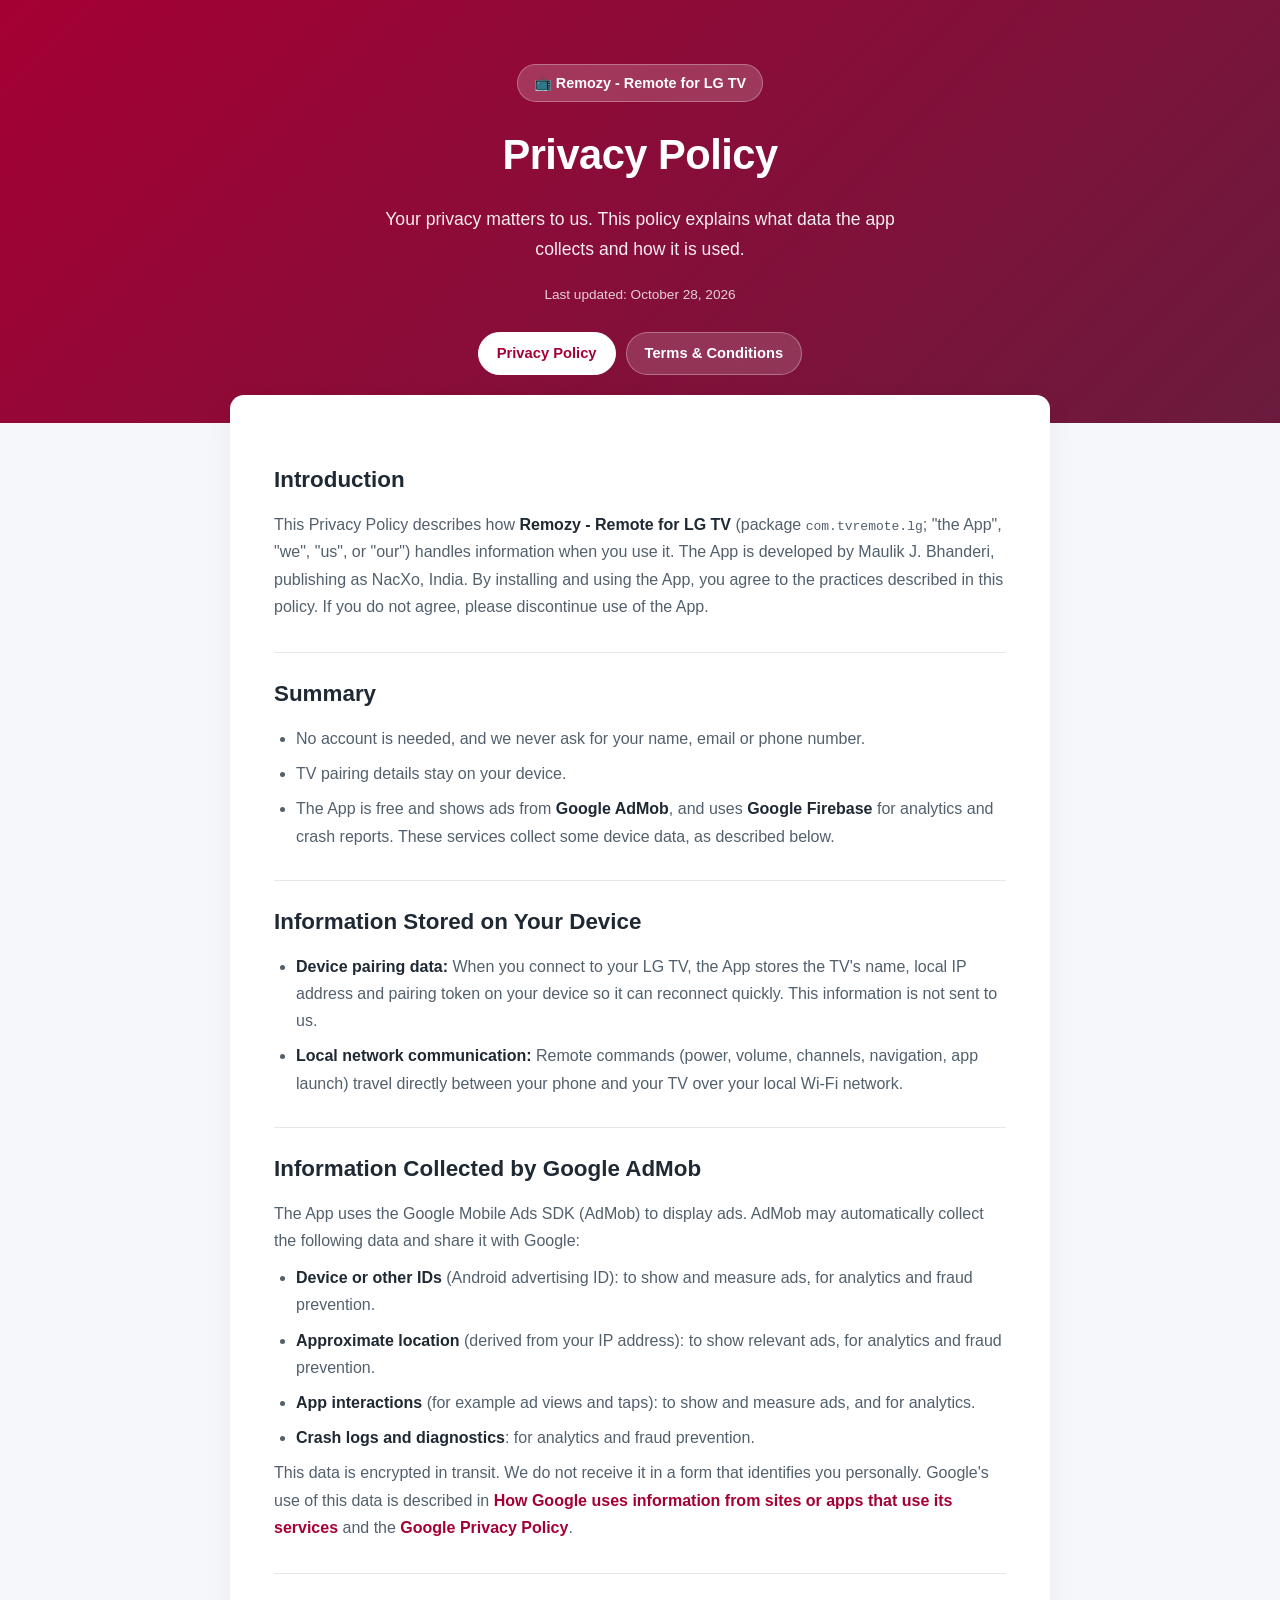
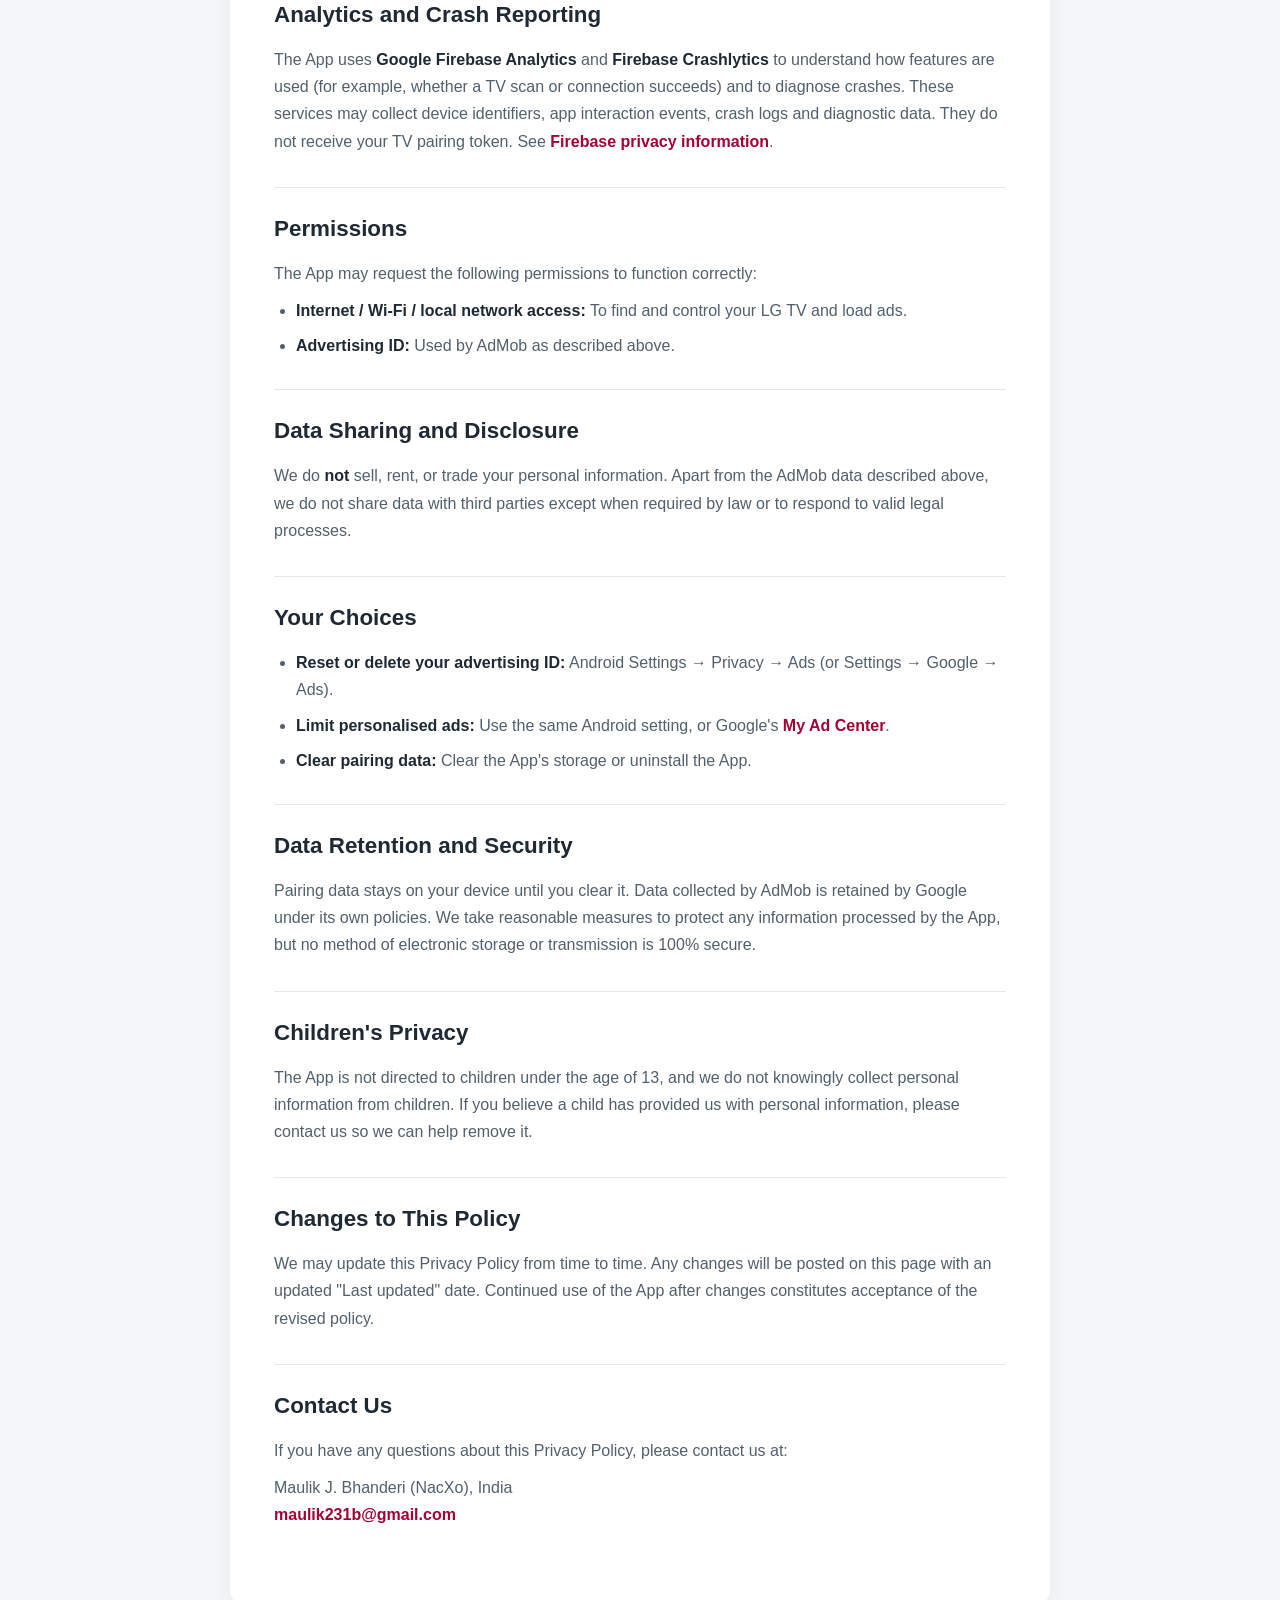
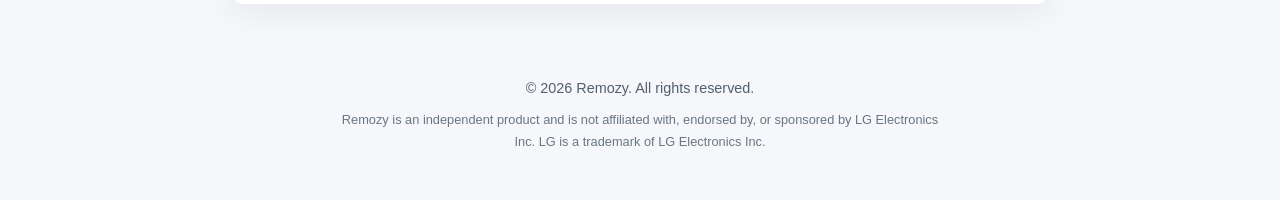
<file: privacy-policy.html>
<!DOCTYPE html>
<html lang="en">
<head>
  <meta charset="UTF-8" />
  <meta name="viewport" content="width=device-width, initial-scale=1.0" />
  <title>Privacy Policy — Remozy</title>
  <meta name="description" content="Privacy Policy for Remozy - Remote for LG TV." />
  <link rel="stylesheet" href="style.css" />
</head>
<body>
  <header class="hero">
    <div class="container">
      <div class="badge">📺 Remozy - Remote for LG TV</div>
      <h1>Privacy Policy</h1>
      <p class="subtitle">Your privacy matters to us. This policy explains what data the app collects and how it is used.</p>
      <p class="updated">Last updated: October 28, 2026</p>
      <nav class="nav">
        <a href="privacy-policy" class="active">Privacy Policy</a>
        <a href="terms">Terms &amp; Conditions</a>
      </nav>
    </div>
  </header>

  <main class="container content">
    <section>
      <h2>Introduction</h2>
      <p>
        This Privacy Policy describes how <strong>Remozy - Remote for LG TV</strong>
        (package <code>com.tvremote.lg</code>; "the App", "we", "us", or "our") handles
        information when you use it. The App is developed by Maulik J. Bhanderi, publishing as NacXo,
        India. By installing and using the App, you agree to the practices described in this policy.
        If you do not agree, please discontinue use of the App.
      </p>
    </section>

    <section>
      <h2>Summary</h2>
      <ul>
        <li>No account is needed, and we never ask for your name, email or phone number.</li>
        <li>TV pairing details stay on your device.</li>
        <li>The App is free and shows ads from <strong>Google AdMob</strong>, and uses <strong>Google Firebase</strong> for analytics and crash reports. These services collect some device data, as described below.</li>
      </ul>
    </section>

    <section>
      <h2>Information Stored on Your Device</h2>
      <ul>
        <li><strong>Device pairing data:</strong> When you connect to your LG TV, the App stores the TV's name, local IP address and pairing token on your device so it can reconnect quickly. This information is not sent to us.</li>
        <li><strong>Local network communication:</strong> Remote commands (power, volume, channels, navigation, app launch) travel directly between your phone and your TV over your local Wi-Fi network.</li>
      </ul>
    </section>

    <section>
      <h2>Information Collected by Google AdMob</h2>
      <p>The App uses the Google Mobile Ads SDK (AdMob) to display ads. AdMob may automatically collect the following data and share it with Google:</p>
      <ul>
        <li><strong>Device or other IDs</strong> (Android advertising ID): to show and measure ads, for analytics and fraud prevention.</li>
        <li><strong>Approximate location</strong> (derived from your IP address): to show relevant ads, for analytics and fraud prevention.</li>
        <li><strong>App interactions</strong> (for example ad views and taps): to show and measure ads, and for analytics.</li>
        <li><strong>Crash logs and diagnostics</strong>: for analytics and fraud prevention.</li>
      </ul>
      <p>
        This data is encrypted in transit. We do not receive it in a form that identifies you
        personally. Google's use of this data is described in
        <a href="https://policies.google.com/technologies/partner-sites">How Google uses information from sites or apps that use its services</a>
        and the <a href="https://policies.google.com/privacy">Google Privacy Policy</a>.
      </p>
    </section>

    <section>
      <h2>Analytics and Crash Reporting</h2>
      <p>
        The App uses <strong>Google Firebase Analytics</strong> and <strong>Firebase Crashlytics</strong>
        to understand how features are used (for example, whether a TV scan or connection succeeds) and to
        diagnose crashes. These services may collect device identifiers, app interaction events, crash logs
        and diagnostic data. They do not receive your TV pairing token. See
        <a href="https://firebase.google.com/support/privacy">Firebase privacy information</a>.
      </p>
    </section>

    <section>
      <h2>Permissions</h2>
      <p>The App may request the following permissions to function correctly:</p>
      <ul>
        <li><strong>Internet / Wi-Fi / local network access:</strong> To find and control your LG TV and load ads.</li>
        <li><strong>Advertising ID:</strong> Used by AdMob as described above.</li>
      </ul>
    </section>

    <section>
      <h2>Data Sharing and Disclosure</h2>
      <p>
        We do <strong>not</strong> sell, rent, or trade your personal information. Apart from the
        AdMob data described above, we do not share data with third parties except when required by
        law or to respond to valid legal processes.
      </p>
    </section>

    <section>
      <h2>Your Choices</h2>
      <ul>
        <li><strong>Reset or delete your advertising ID:</strong> Android Settings → Privacy → Ads (or Settings → Google → Ads).</li>
        <li><strong>Limit personalised ads:</strong> Use the same Android setting, or Google's <a href="https://myadcenter.google.com/">My Ad Center</a>.</li>
        <li><strong>Clear pairing data:</strong> Clear the App's storage or uninstall the App.</li>
      </ul>
    </section>

    <section>
      <h2>Data Retention and Security</h2>
      <p>
        Pairing data stays on your device until you clear it. Data collected by AdMob is retained by
        Google under its own policies. We take reasonable measures to protect any information
        processed by the App, but no method of electronic storage or transmission is 100% secure.
      </p>
    </section>

    <section>
      <h2>Children's Privacy</h2>
      <p>
        The App is not directed to children under the age of 13, and we do not knowingly collect
        personal information from children. If you believe a child has provided us with personal
        information, please contact us so we can help remove it.
      </p>
    </section>

    <section>
      <h2>Changes to This Policy</h2>
      <p>
        We may update this Privacy Policy from time to time. Any changes will be posted on this page
        with an updated "Last updated" date. Continued use of the App after changes constitutes
        acceptance of the revised policy.
      </p>
    </section>

    <section>
      <h2>Contact Us</h2>
      <p>If you have any questions about this Privacy Policy, please contact us at:</p>
      <p>Maulik J. Bhanderi (NacXo), India<br /><a href="mailto:maulik231b@gmail.com">maulik231b@gmail.com</a></p>
    </section>
  </main>

  <footer class="footer">
    <div class="container">
      <p>&copy; 2026 Remozy. All rights reserved.</p>
      <p class="disclaimer">Remozy is an independent product and is not affiliated with, endorsed by, or sponsored by LG Electronics Inc. LG is a trademark of LG Electronics Inc.</p>
    </div>
  </footer>
</body>
</html>
</file>
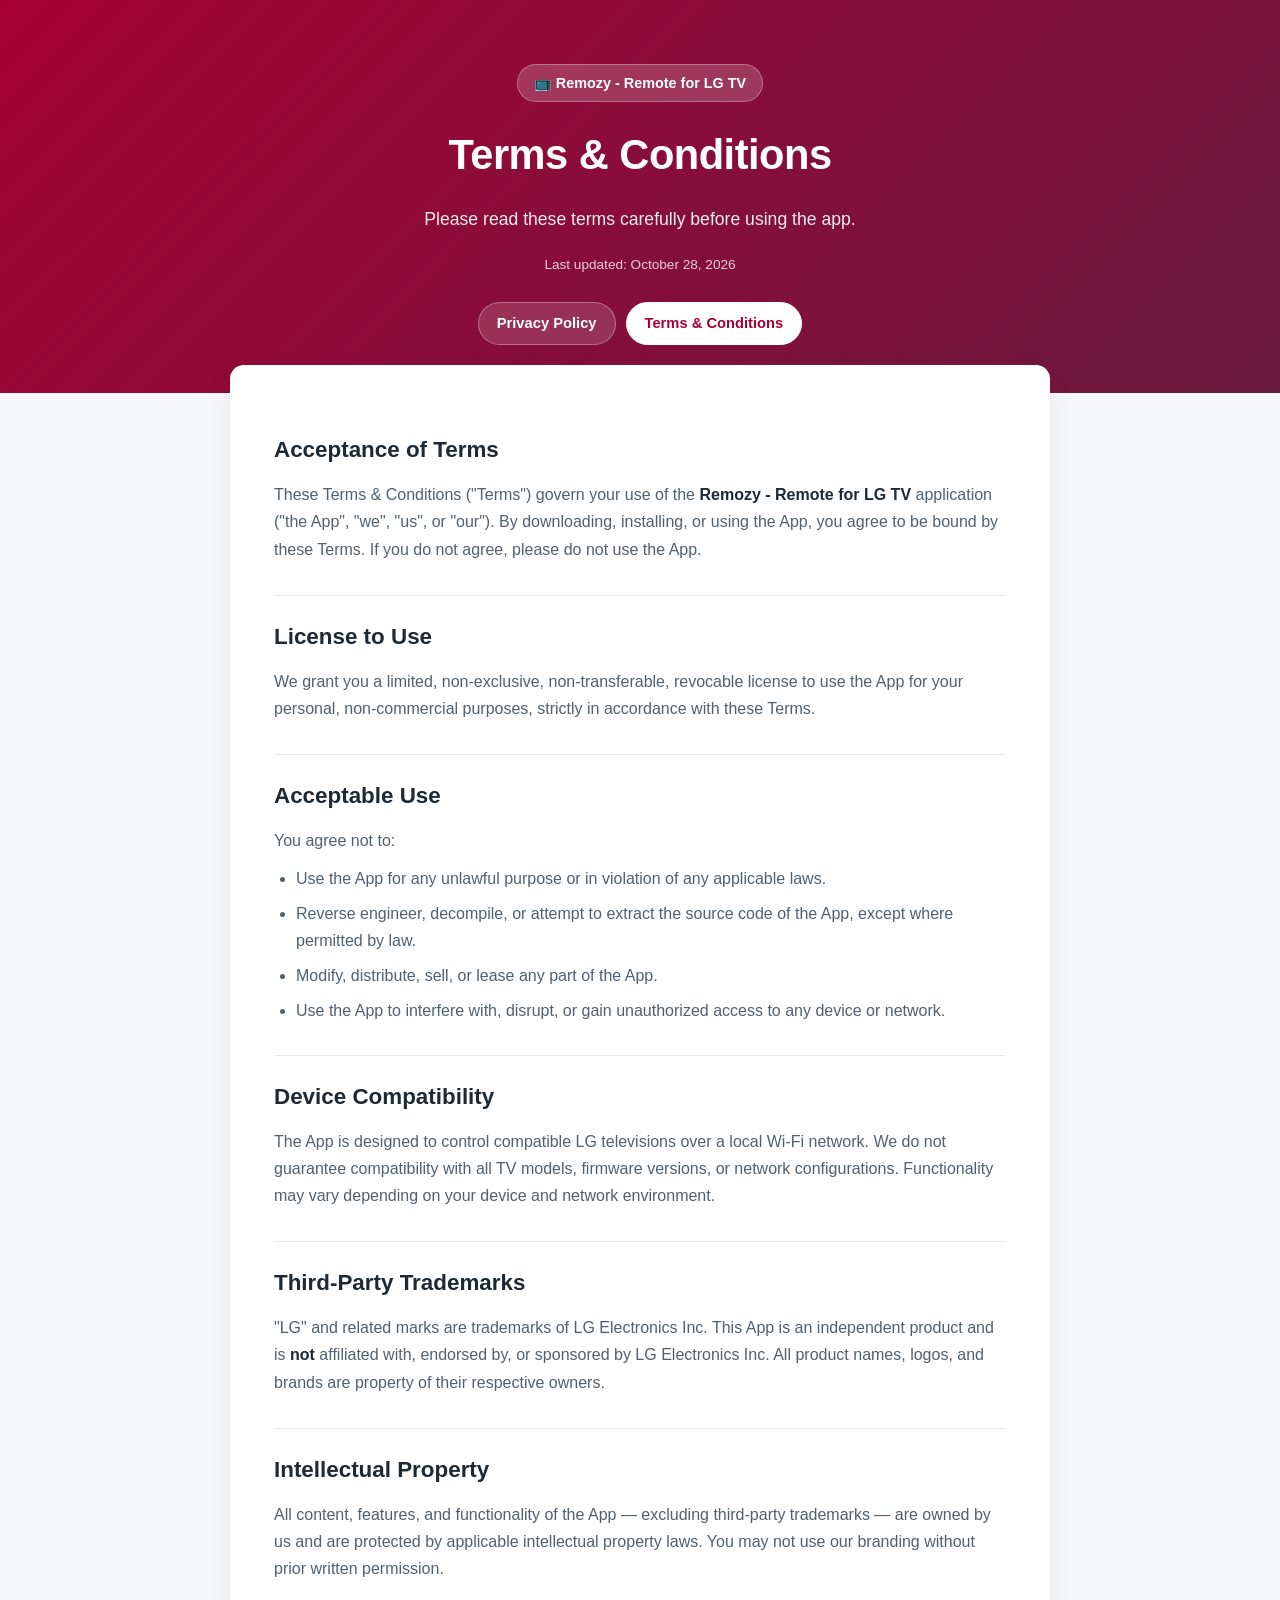
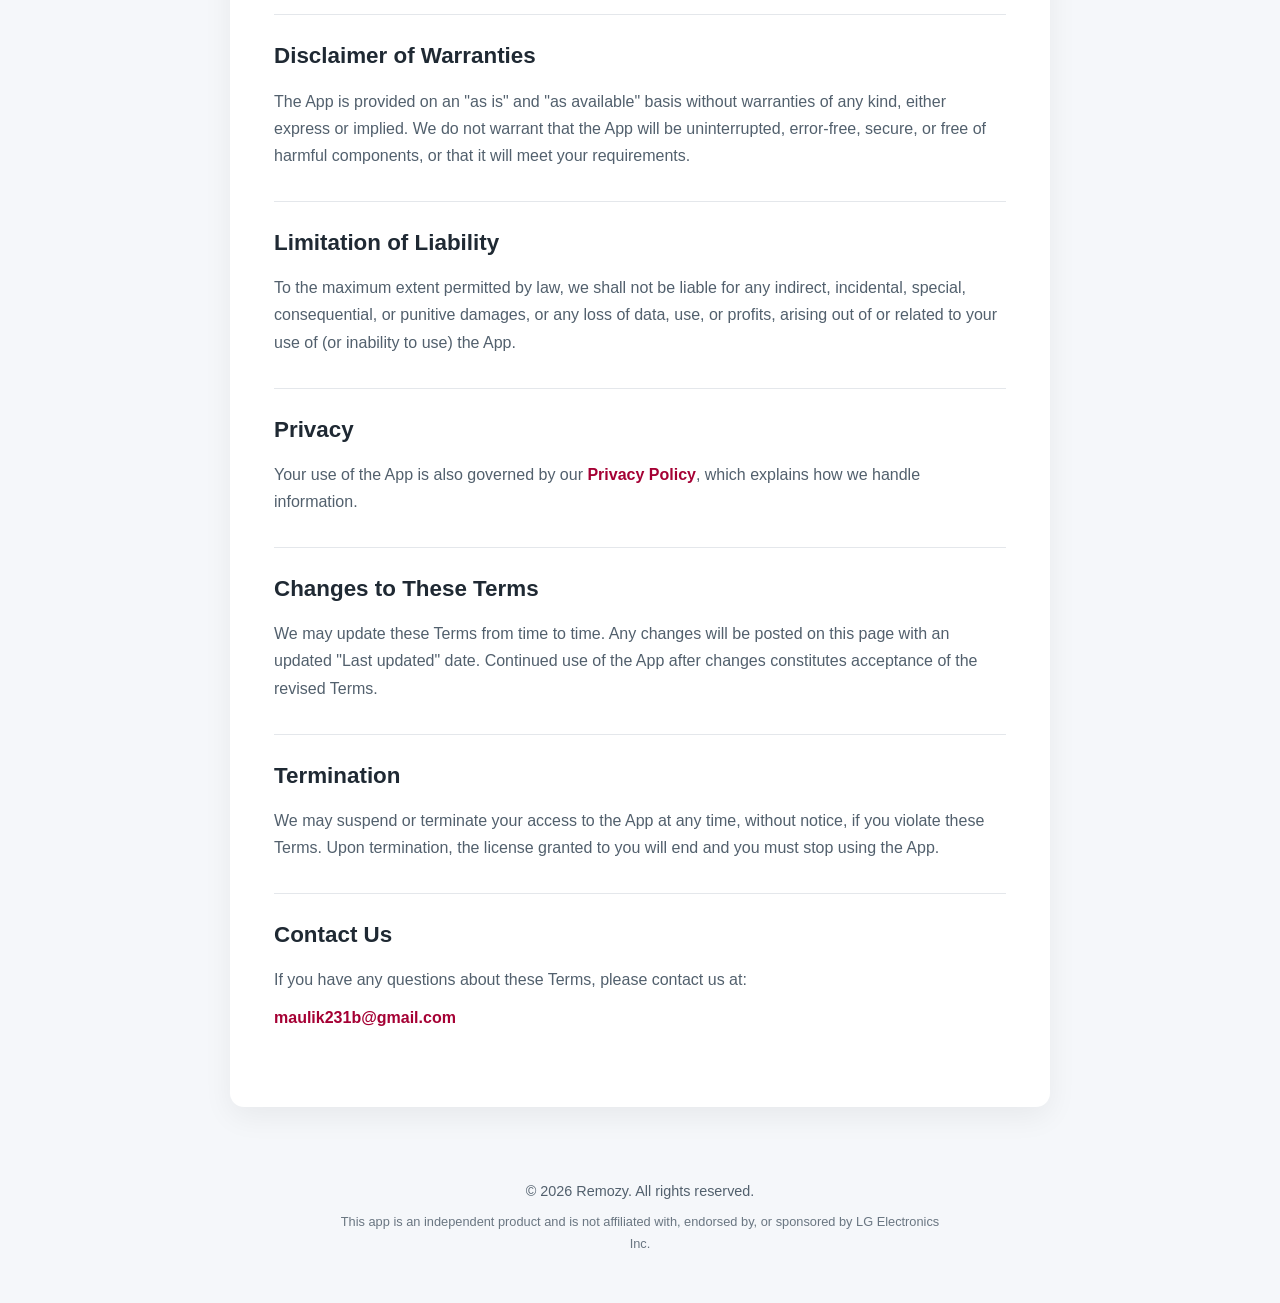
<file: terms.html>
<!DOCTYPE html>
<html lang="en">
<head>
  <meta charset="UTF-8" />
  <meta name="viewport" content="width=device-width, initial-scale=1.0" />
  <title>Terms &amp; Conditions — Remozy</title>
  <meta name="description" content="Terms and Conditions for Remozy - Remote for LG TV." />
  <link rel="stylesheet" href="style.css" />
</head>
<body>
  <header class="hero">
    <div class="container">
      <div class="badge">📺 Remozy - Remote for LG TV</div>
      <h1>Terms &amp; Conditions</h1>
      <p class="subtitle">Please read these terms carefully before using the app.</p>
      <p class="updated">Last updated: October 28, 2026</p>
      <nav class="nav">
        <a href="privacy-policy">Privacy Policy</a>
        <a href="terms" class="active">Terms &amp; Conditions</a>
      </nav>
    </div>
  </header>

  <main class="container content">
    <section>
      <h2>Acceptance of Terms</h2>
      <p>
        These Terms &amp; Conditions ("Terms") govern your use of the <strong>Remozy - Remote for LG TV</strong>
        application ("the App", "we", "us", or "our"). By downloading, installing, or using the App, you
        agree to be bound by these Terms. If you do not agree, please do not use the App.
      </p>
    </section>

    <section>
      <h2>License to Use</h2>
      <p>
        We grant you a limited, non-exclusive, non-transferable, revocable license to use the App for
        your personal, non-commercial purposes, strictly in accordance with these Terms.
      </p>
    </section>

    <section>
      <h2>Acceptable Use</h2>
      <p>You agree not to:</p>
      <ul>
        <li>Use the App for any unlawful purpose or in violation of any applicable laws.</li>
        <li>Reverse engineer, decompile, or attempt to extract the source code of the App, except where permitted by law.</li>
        <li>Modify, distribute, sell, or lease any part of the App.</li>
        <li>Use the App to interfere with, disrupt, or gain unauthorized access to any device or network.</li>
      </ul>
    </section>

    <section>
      <h2>Device Compatibility</h2>
      <p>
        The App is designed to control compatible LG televisions over a local Wi-Fi network.
        We do not guarantee compatibility with all TV models, firmware versions, or network
        configurations. Functionality may vary depending on your device and network environment.
      </p>
    </section>

    <section>
      <h2>Third-Party Trademarks</h2>
      <p>
        "LG" and related marks are trademarks of LG Electronics Inc. This App is an
        independent product and is <strong>not</strong> affiliated with, endorsed by, or sponsored by
        LG Electronics Inc. All product names, logos, and brands are property of their
        respective owners.
      </p>
    </section>

    <section>
      <h2>Intellectual Property</h2>
      <p>
        All content, features, and functionality of the App — excluding third-party trademarks — are
        owned by us and are protected by applicable intellectual property laws. You may not use our
        branding without prior written permission.
      </p>
    </section>

    <section>
      <h2>Disclaimer of Warranties</h2>
      <p>
        The App is provided on an "as is" and "as available" basis without warranties of any kind,
        either express or implied. We do not warrant that the App will be uninterrupted, error-free,
        secure, or free of harmful components, or that it will meet your requirements.
      </p>
    </section>

    <section>
      <h2>Limitation of Liability</h2>
      <p>
        To the maximum extent permitted by law, we shall not be liable for any indirect, incidental,
        special, consequential, or punitive damages, or any loss of data, use, or profits, arising out
        of or related to your use of (or inability to use) the App.
      </p>
    </section>

    <section>
      <h2>Privacy</h2>
      <p>
        Your use of the App is also governed by our
        <a href="privacy-policy">Privacy Policy</a>, which explains how we handle information.
      </p>
    </section>

    <section>
      <h2>Changes to These Terms</h2>
      <p>
        We may update these Terms from time to time. Any changes will be posted on this page with an
        updated "Last updated" date. Continued use of the App after changes constitutes acceptance of
        the revised Terms.
      </p>
    </section>

    <section>
      <h2>Termination</h2>
      <p>
        We may suspend or terminate your access to the App at any time, without notice, if you violate
        these Terms. Upon termination, the license granted to you will end and you must stop using the
        App.
      </p>
    </section>

    <section>
      <h2>Contact Us</h2>
      <p>If you have any questions about these Terms, please contact us at:</p>
      <p><a href="mailto:maulik231b@gmail.com">maulik231b@gmail.com</a></p>
    </section>
  </main>

  <footer class="footer">
    <div class="container">
      <p>&copy; 2026 Remozy. All rights reserved.</p>
      <p class="disclaimer">This app is an independent product and is not affiliated with, endorsed by, or sponsored by LG Electronics Inc.</p>
    </div>
  </footer>
</body>
</html>
</file>
<file: style.css>
:root {
  --bg: #f5f7fa;
  --surface: #ffffff;
  --text: #1f2933;
  --text-muted: #52606d;
  --primary: #a50034;
  --primary-dark: #7c0027;
  --border: #e4e7eb;
  --radius: 14px;
  --shadow: 0 10px 30px rgba(0, 0, 0, 0.06);
}

* {
  box-sizing: border-box;
  margin: 0;
  padding: 0;
}

html {
  scroll-behavior: smooth;
}

body {
  font-family: -apple-system, BlinkMacSystemFont, "Segoe UI", Roboto, Helvetica, Arial, sans-serif;
  background: var(--bg);
  color: var(--text);
  line-height: 1.7;
  -webkit-font-smoothing: antialiased;
}

.container {
  width: 100%;
  max-width: 820px;
  margin: 0 auto;
  padding: 0 20px;
}

/* Hero */
.hero {
  background: linear-gradient(135deg, #a50034 0%, #6a1b3d 100%);
  color: #fff;
  padding: 64px 0 48px;
  text-align: center;
}

.badge {
  display: inline-block;
  background: rgba(255, 255, 255, 0.18);
  border: 1px solid rgba(255, 255, 255, 0.3);
  padding: 6px 16px;
  border-radius: 999px;
  font-size: 0.9rem;
  font-weight: 600;
  margin-bottom: 18px;
}

.hero h1 {
  font-size: 2.6rem;
  font-weight: 700;
  letter-spacing: -0.5px;
}

.subtitle {
  margin: 14px auto 0;
  max-width: 560px;
  font-size: 1.1rem;
  opacity: 0.92;
}

.updated {
  margin-top: 18px;
  font-size: 0.85rem;
  opacity: 0.8;
}

/* Nav */
.nav {
  margin-top: 26px;
  display: flex;
  gap: 10px;
  justify-content: center;
  flex-wrap: wrap;
}

.nav a {
  display: inline-block;
  padding: 8px 18px;
  border-radius: 999px;
  font-size: 0.92rem;
  font-weight: 600;
  color: #fff;
  text-decoration: none;
  background: rgba(255, 255, 255, 0.15);
  border: 1px solid rgba(255, 255, 255, 0.3);
  transition: background 0.15s ease;
}

.nav a:hover {
  background: rgba(255, 255, 255, 0.28);
}

.nav a.active {
  background: #fff;
  color: var(--primary);
  border-color: #fff;
}

/* Content */
.content {
  background: var(--surface);
  margin: -28px auto 40px;
  border-radius: var(--radius);
  box-shadow: var(--shadow);
  padding: 44px;
  position: relative;
}

.content section {
  padding: 22px 0;
  border-bottom: 1px solid var(--border);
}

.content section:last-child {
  border-bottom: none;
}

.content h2 {
  font-size: 1.4rem;
  font-weight: 700;
  margin-bottom: 12px;
  color: var(--text);
}

.content h3 {
  font-size: 1.05rem;
  font-weight: 600;
  margin: 18px 0 8px;
  color: var(--text);
}

.content p {
  color: var(--text-muted);
  margin-bottom: 10px;
}

.content ul {
  margin: 8px 0 8px 22px;
  color: var(--text-muted);
}

.content li {
  margin-bottom: 8px;
}

.content a {
  color: var(--primary);
  text-decoration: none;
  font-weight: 600;
}

.content a:hover {
  color: var(--primary-dark);
  text-decoration: underline;
}

strong {
  color: var(--text);
}

/* Footer */
.footer {
  text-align: center;
  padding: 32px 0 48px;
  color: var(--text-muted);
  font-size: 0.9rem;
}

.footer .disclaimer {
  margin-top: 8px;
  font-size: 0.8rem;
  opacity: 0.85;
  max-width: 620px;
  margin-left: auto;
  margin-right: auto;
}

/* Responsive */
@media (max-width: 600px) {
  .hero {
    padding: 48px 0 40px;
  }

  .hero h1 {
    font-size: 2rem;
  }

  .subtitle {
    font-size: 1rem;
  }

  .content {
    padding: 28px 22px;
  }

  .content h2 {
    font-size: 1.25rem;
  }
}
</file>
